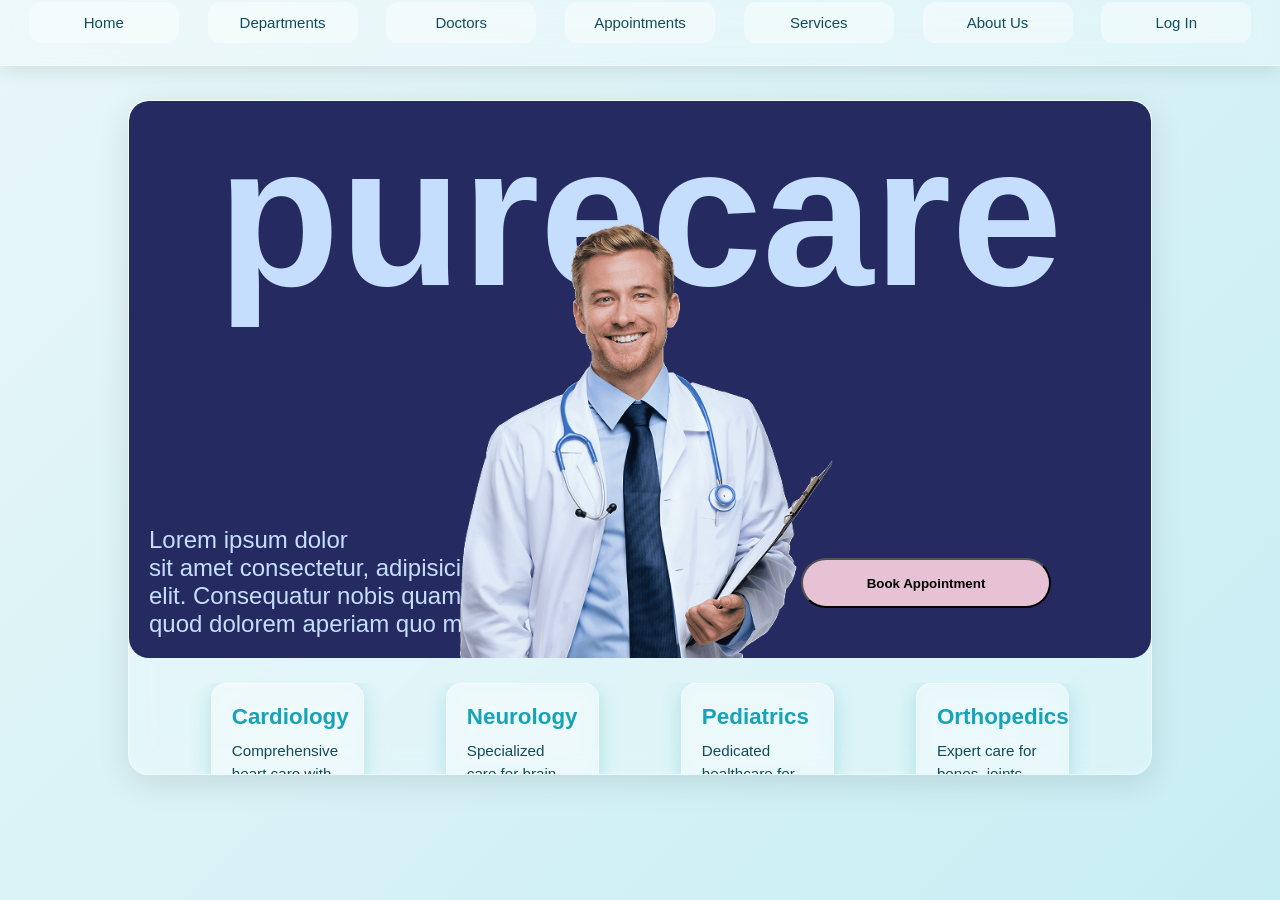
<file: index.html>
<!doctype html>
<html lang="en">

<head>
  <meta charset="UTF-8" />
  <meta name="viewport" content="width=device-width, initial-scale=1.0" />
  <title>Hospital Home</title>
  <link rel="stylesheet" href="home.css" />
  <link rel="stylesheet" href="navBar.css" />
  <link rel="stylesheet" href="loader.css" />
  <script>
window.addEventListener("load", function () {
    const loader = document.querySelector(".wrapper");

    loader.style.opacity = "0";

    setTimeout(() => {
        loader.style.display = "none";
    }, 500);
});
</script>
</head>
<body>
   
<div class="wrapper">
    <div class="blockcont">
        <div class="block"></div>
        <div class="block"></div>
        <div class="block"></div>
        <div class="block"></div>
        <div class="block"></div>
        <div class="block"></div>
        <div class="block"></div>
        <div class="block"></div>
        <div class="block"></div>
        <div class="block"></div>
        <div class="block"></div>
        <div class="block"></div>
        <div class="block"></div>
        <div class="block"></div>
        <div class="block"></div>
        <div class="block"></div>
        <div class="block"></div>
        <div class="block"></div>
        <div class="block"></div>
        <div class="block"></div>
        <div class="block"></div>
        <div class="block"></div>
        <div class="block"></div>
        <div class="block"></div>
        <div class="block"></div>
        <div class="block"></div>
        <div class="block"></div>
        <div class="block"></div>
        <div class="block"></div>
        <div class="block"></div>
    </div>
</div>

  <!-- Navbar -->
  <div class="sidebar">
    <a href="index.html"><button class="nav-btn">Home</button></a>
    <a href="rana.html"><button class="nav-btn">Departments</button></a>
    <a href="doc.html"><button class="nav-btn">Doctors</button></a>
    <a href="Hospital appointments.html"><button class="nav-btn">Appointments</button></a>
    <a href="serv.html"><button class="nav-btn">Services</button></a>
    <a href="about us index.html"><button class="nav-btn">About Us</button></a>
    <a href="log.html" id="login-link"><button class="nav-btn" id="login-btn">Log In</button></a>
    <a href="#" id="logout-link" style="display:none;"><button class="nav-btn" id="logout-btn">Log Out</button></a>
  </div>

  <!-- Main Content -->

  <div class="window">

    <!-- first section -->

    <div class="section home1">
      <div class="parent">
        <h1>purecare</h1>
        <p>Lorem ipsum dolor <br>
          sit amet consectetur, adipisicing <br>
          elit. Consequatur nobis quam veniam <br>
          quod dolorem aperiam quo maiores</p>
        <img src="pngwing 1.png" alt="home doctor">
        <a href="Hospital appointments.html"><button>Book Appointment</button></a>
      </div>
    </div>

    <!-- second section -->

    <div class="section home2">
      <div class="section home2">
        <div class="card">
          <h2>Cardiology</h2>
          <p>Comprehensive heart care with advanced diagnostics, preventive screenings, and expert treatment for
            cardiovascular conditions to keep your heart strong and healthy.</p>
        </div>

        <div class="card">
          <h2>Neurology</h2>
          <p>Specialized care for brain and nervous system disorders, offering accurate diagnosis and innovative
            treatments for conditions like stroke, epilepsy, and migraines.</p>
        </div>

        <div class="card">
          <h2>Pediatrics</h2>
          <p>Dedicated healthcare for infants, children, and adolescents, ensuring their growth, development, and
            well-being in a safe and friendly environment.</p>
        </div>

        <div class="card">
          <h2>Orthopedics</h2>
          <p>Expert care for bones, joints, and muscles, providing treatments for injuries, arthritis, and mobility
            issues to help you move with confidence again.</p>
        </div>
      </div>
    </div>

    <!-- third section -->

    <div class="section home3">
      <h1>
        our doctors and clinics have earned over <br>
        5,000+ reviews on google!
      </h1>
    </div>

    <!-- fourth section -->

    <div class="section home4">
      <div class="left">
        <img src="map.jpeg" alt="Map">
        <h1>150 pranchises around the world</h1>
      </div>
      <div class="right">
        <div class="top">
          <h1>our slogan</h1>
          <p>Healthy Habits for a happy heart</p>
        </div>
        <div class="bottom">
          <div class="b-left">
            <h1>09</h1>
            <p>years of experience</p>
          </div>
          <div class="b-right">
            <h1>150K</h1>
            <p>happy patients</p>
          </div>
        </div>
      </div>
    </div>
  </div>
  <script src="index.js"></script>
</body>

</html>
</file>
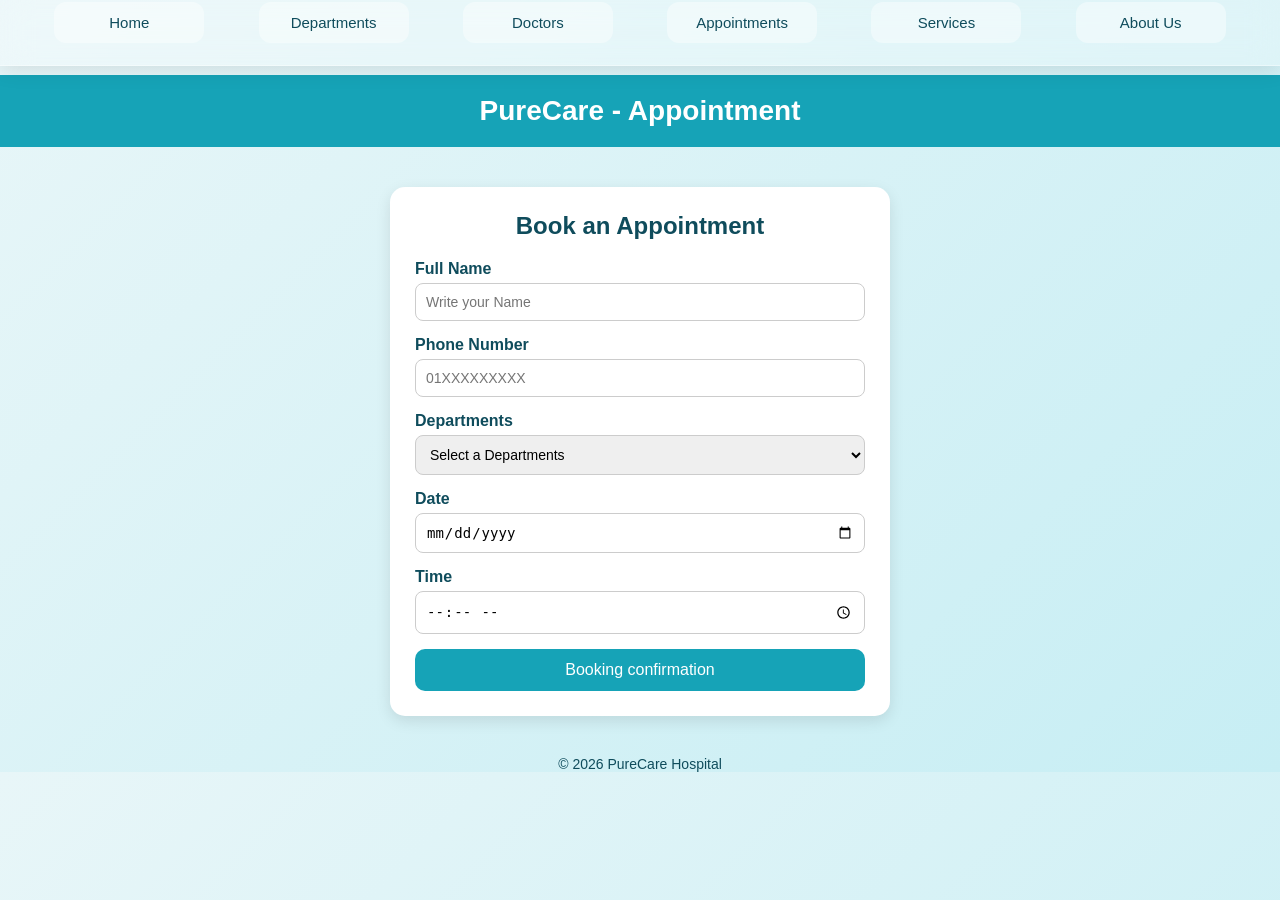
<file: Hospital appointments.html>
<!DOCTYPE html>
<html lang="en">

<head>
    <meta charset="UTF-8">
    <meta name="viewport" content="width=device-width, initial-scale=1.0">
    <title>Hospital Appointment</title>
    <link rel="stylesheet" href="navBar.css">

<link rel="stylesheet" href="loader.css" />
  <script>
window.addEventListener("load", function () {
    const loader = document.querySelector(".wrapper");

    loader.style.opacity = "0";

    setTimeout(() => {
        loader.style.display = "none";
    }, 500);
});
</script>
    <style>
        body {
            margin: 0;
            font-family: Arial, sans-serif;
            background: linear-gradient(135deg, #e8f6f8, #c7eef4);
            color: #0f4c5c;
            padding-top: 75px;
        }

        header {
            background-color: #16A3B7;
            padding: 20px;
            text-align: center;
            color: white;
            font-size: 28px;
            font-weight: bold;
        }

        .container {
            width: 90%;
            max-width: 500px;
            margin: 40px auto;
            background: white;
            padding: 25px;
            border-radius: 15px;
            box-shadow: 0 5px 15px rgba(0, 0, 0, 0.1);
        }

        h2 {
            text-align: center;
            margin-bottom: 20px;
        }

        label {
            display: block;
            margin-bottom: 5px;
            font-weight: bold;
        }

        input,
        select {
            width: 100%;
            padding: 10px;
            margin-bottom: 15px;
            border: 1px solid #ccc;
            border-radius: 8px;
            font-size: 14px;
        }

        button {
            width: 100%;
            padding: 12px;
            background-color: #16A3B7;
            color: white;
            border: none;
            border-radius: 10px;
            font-size: 16px;
            cursor: pointer;
            transition: 0.3s;
        }

        button:hover {
            background-color: #138a9b;
        }

        footer {
            text-align: center;
            margin-top: 20px;
            font-size: 14px;
        }
    </style>
</head>
<body>
   
<div class="wrapper">
    <div class="blockcont">
        <div class="block"></div>
        <div class="block"></div>
        <div class="block"></div>
        <div class="block"></div>
        <div class="block"></div>
        <div class="block"></div>
        <div class="block"></div>
        <div class="block"></div>
        <div class="block"></div>
        <div class="block"></div>
        <div class="block"></div>
        <div class="block"></div>
        <div class="block"></div>
        <div class="block"></div>
        <div class="block"></div>
        <div class="block"></div>
        <div class="block"></div>
        <div class="block"></div>
        <div class="block"></div>
        <div class="block"></div>
        <div class="block"></div>
        <div class="block"></div>
        <div class="block"></div>
        <div class="block"></div>
        <div class="block"></div>
        <div class="block"></div>
        <div class="block"></div>
        <div class="block"></div>
        <div class="block"></div>
        <div class="block"></div>
    </div>
</div>

      <!-- Navbar -->
  <div class="sidebar">
    <a href="index.html"><button class="nav-btn">Home</button></a>
    <a href="rana.html"><button class="nav-btn">Departments</button></a>
    <a href="doc.html"><button class="nav-btn">Doctors</button></a>
    <a href="Hospital appointments.html"><button class="nav-btn">Appointments</button></a>
    <a href="serv.html"><button class="nav-btn">Services</button></a>
    <a href="about us index.html"><button class="nav-btn">About Us</button></a>
  </div>

    <header>
        PureCare - Appointment
    </header>

    <div class="container">
        <h2>Book an Appointment</h2>

        <form>
            <label>Full Name</label>
            <input type="text" placeholder="Write your Name">

            <label>Phone Number</label>
            <input type="tel" placeholder="01XXXXXXXXX">

            <label>Departments</label>
            <select>
                <option>Select a Departments</option>
                <option>Cardiology</option>
                <option>Pediatrics</option>
                <option>Orthopedics</option>
                <option>Internal Medicine</option>
                <option>Dermatology</option>
                <option>Ophthalmology</option>
                <option>Emergency</option>
            </select>

            <label>Date</label>
            <input type="date">

            <label>Time</label>
            <input type="time">

            <button type="submit">Booking confirmation</button>
        </form>
    </div>

    <footer>
        © 2026 PureCare Hospital
    </footer>

</body>

</html>
</file>
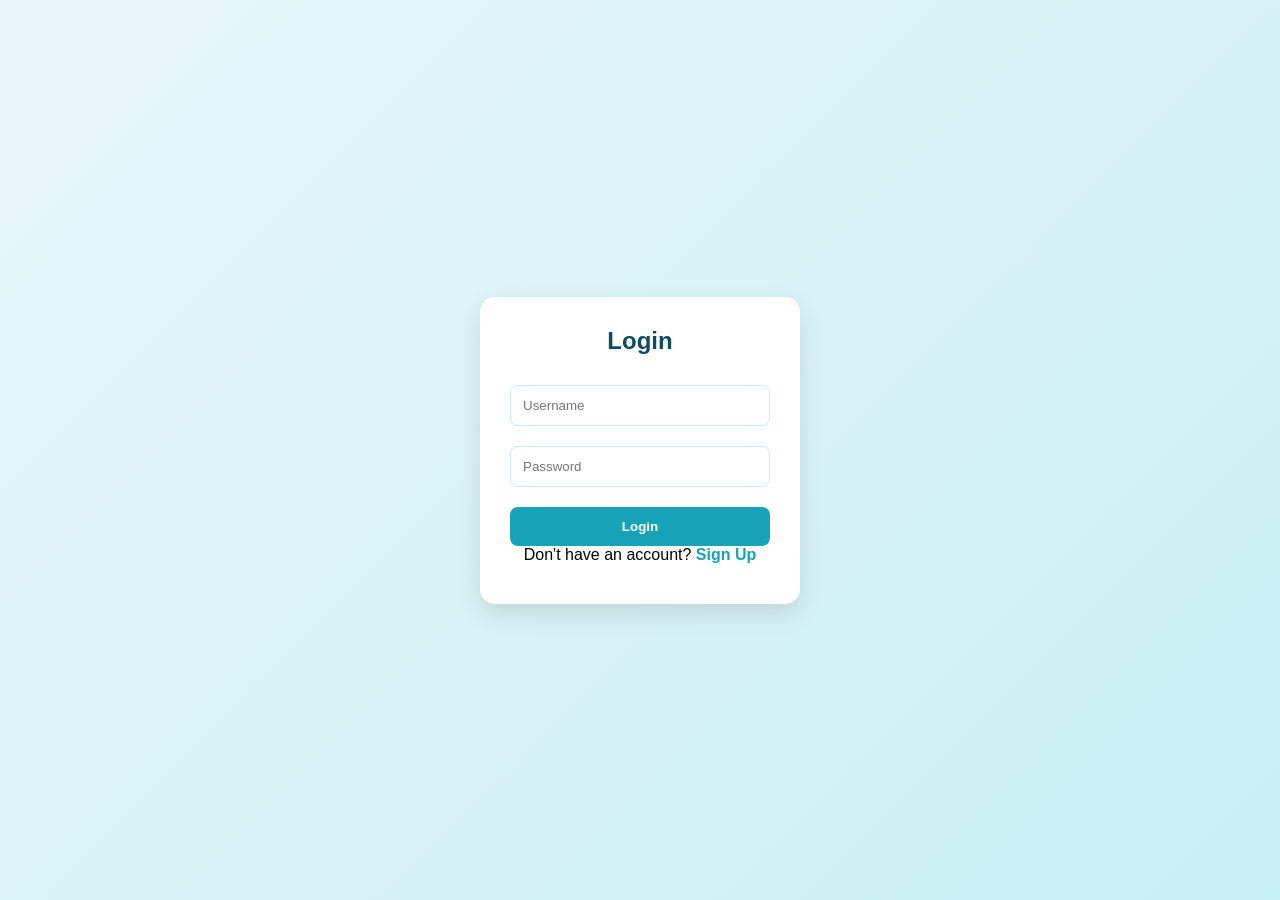
<file: log.html>
<!DOCTYPE html>
<html lang="en">
<head>
    <meta charset="UTF-8">
    <meta name="viewport" content="width=device-width, initial-scale=1.0">
    <title>Login</title>

    <link rel="stylesheet" href="style.css">
    <link rel="stylesheet" href="loader.css" />
  <script>
window.addEventListener("load", function () {
    const loader = document.querySelector(".wrapper");

    loader.style.opacity = "0";

    setTimeout(() => {
        loader.style.display = "none";
    }, 500);
});
</script>
</head>
<body>
   
<div class="wrapper">
    <div class="blockcont">
        <div class="block"></div>
        <div class="block"></div>
        <div class="block"></div>
        <div class="block"></div>
        <div class="block"></div>
        <div class="block"></div>
        <div class="block"></div>
        <div class="block"></div>
        <div class="block"></div>
        <div class="block"></div>
        <div class="block"></div>
        <div class="block"></div>
        <div class="block"></div>
        <div class="block"></div>
        <div class="block"></div>
        <div class="block"></div>
        <div class="block"></div>
        <div class="block"></div>
        <div class="block"></div>
        <div class="block"></div>
        <div class="block"></div>
        <div class="block"></div>
        <div class="block"></div>
        <div class="block"></div>
        <div class="block"></div>
        <div class="block"></div>
        <div class="block"></div>
        <div class="block"></div>
        <div class="block"></div>
        <div class="block"></div>
    </div>
</div>

    <form class="login-container" onsubmit="login(event)">

        <h2>Login</h2>

        <input type="text" id="username" placeholder="Username" required>

        <input type="password" id="password" placeholder="Password" required>

        <button type="submit">Login</button>

        <p>
            Don't have an account?
            <a href="sign.html">Sign Up</a>
        </p>

        <p id="error"></p>

    </form>

    <script src="script.js"></script>

</body>
</html>
</file>
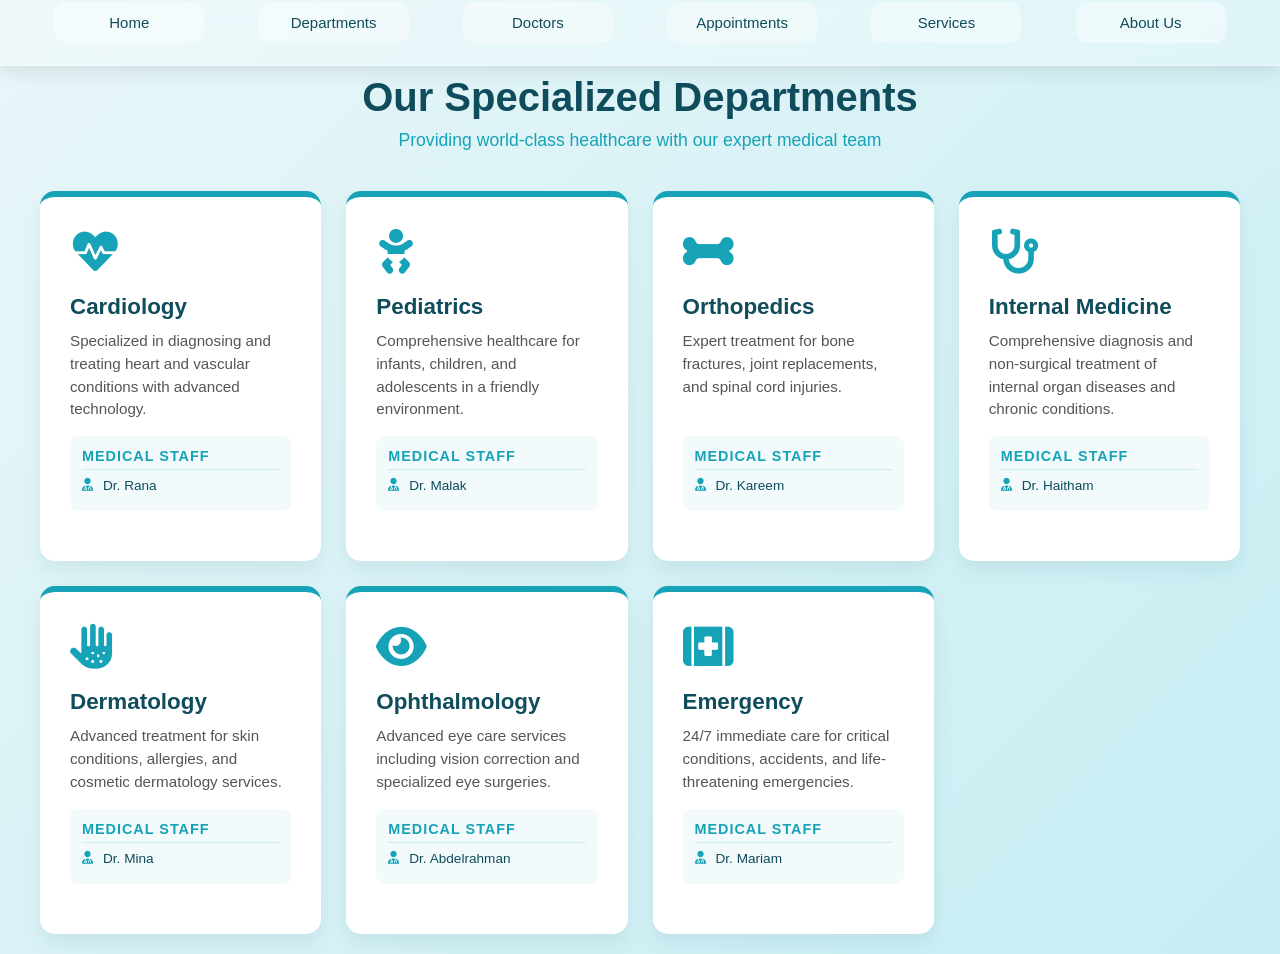
<file: rana.html>
<!DOCTYPE html>
<html lang="en">
<head>
    <meta charset="UTF-8">
    <meta name="viewport" content="width=device-width, initial-scale=1.0">
    <title>Hospital Departments</title>
    <link rel="stylesheet" href="rana.css">
    <link rel="stylesheet" href="navBar.css">
    <link rel="stylesheet" href="https://cdnjs.cloudflare.com/ajax/libs/font-awesome/6.0.0/css/all.min.css">
    <link rel="stylesheet" href="loader.css" />
  <script>
window.addEventListener("load", function () {
    const loader = document.querySelector(".wrapper");

    loader.style.opacity = "0";

    setTimeout(() => {
        loader.style.display = "none";
    }, 500);
});
</script>
</head>
<body>
   
<div class="wrapper">
    <div class="blockcont">
        <div class="block"></div>
        <div class="block"></div>
        <div class="block"></div>
        <div class="block"></div>
        <div class="block"></div>
        <div class="block"></div>
        <div class="block"></div>
        <div class="block"></div>
        <div class="block"></div>
        <div class="block"></div>
        <div class="block"></div>
        <div class="block"></div>
        <div class="block"></div>
        <div class="block"></div>
        <div class="block"></div>
        <div class="block"></div>
        <div class="block"></div>
        <div class="block"></div>
        <div class="block"></div>
        <div class="block"></div>
        <div class="block"></div>
        <div class="block"></div>
        <div class="block"></div>
        <div class="block"></div>
        <div class="block"></div>
        <div class="block"></div>
        <div class="block"></div>
        <div class="block"></div>
        <div class="block"></div>
        <div class="block"></div>
    </div>
</div>

  <div class="sidebar">
    <a href="index.html"><button class="nav-btn">Home</button></a>
    <a href="rana.html"><button class="nav-btn">Departments</button></a>
    <a href="doc.html"><button class="nav-btn">Doctors</button></a>
    <a href="Hospital appointments.html"><button class="nav-btn">Appointments</button></a>
    <a href="serv.html"><button class="nav-btn">Services</button></a>
    <a href="about us index.html"><button class="nav-btn">About Us</button></a>
  </div>

    <header>
        <h1>Our Specialized Departments</h1>
        <p>Providing world-class healthcare with our expert medical team</p>
    </header>

    <main>
        <div class="dept-container" id="dept-list">
            </div>
    </main>

    <script src="rana.js"></script>
</body>
</html>
</file>
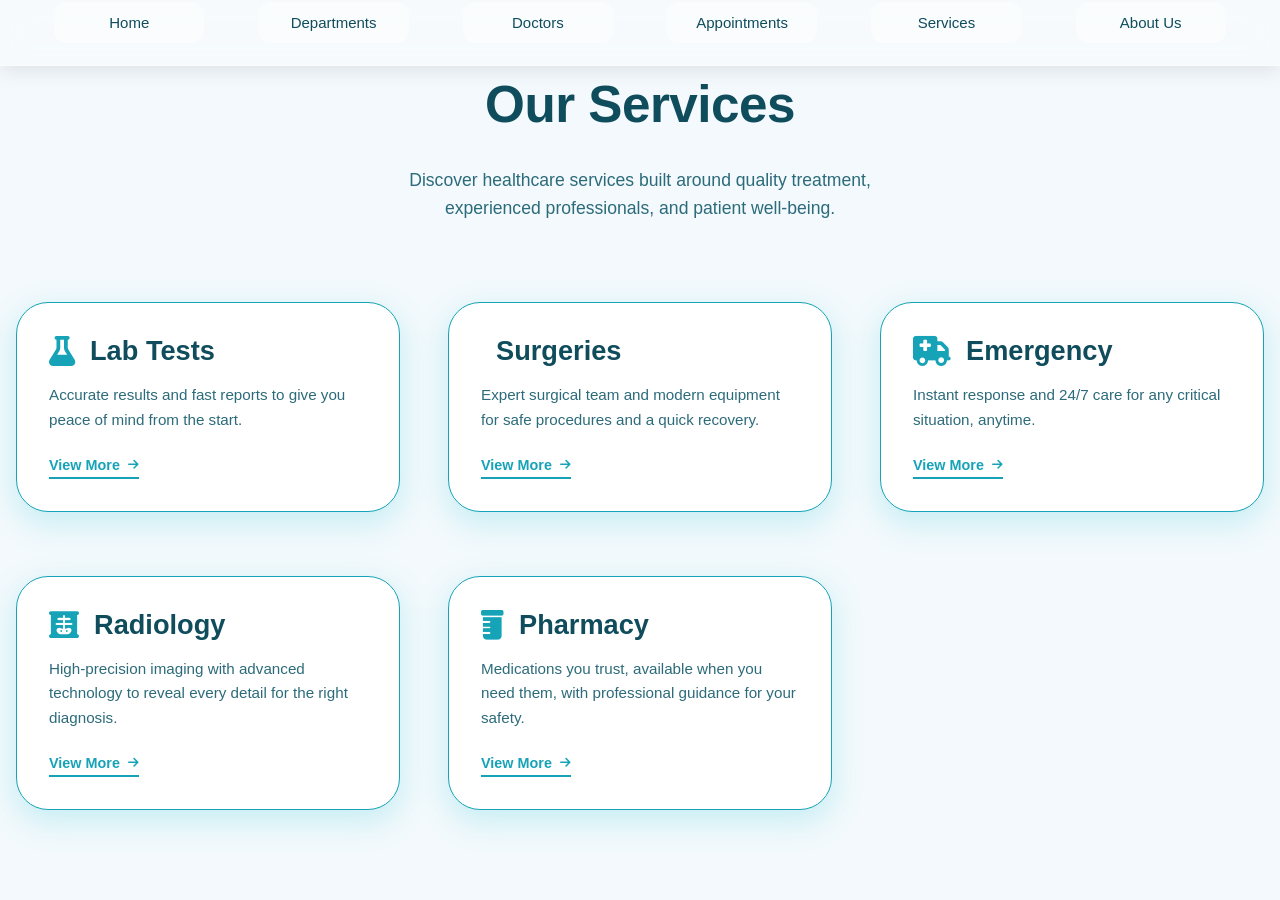
<file: serv.html>
<!DOCTYPE html>
<html lang="en">

<head>
    <meta charset="UTF-8">
    <meta name="viewport" content="width=device-width, initial-scale=1.0">
    <link rel="stylesheet" href="https://cdnjs.cloudflare.com/ajax/libs/font-awesome/6.5.2/css/all.min.css">
    <link rel="stylesheet" href="navBar.css">
    <title>services</title>
    <style>
        * {
            padding: 0;
            margin: 0;
            box-sizing: border-box;
        }

        body {
            font-family: Arial, Helvetica, sans-serif;
            background-color: #f3f9fc;
            padding-top: 75px;
        }

        .services-section {
            padding: 5;
            width: 100%;
        }

        .container {
            max-width: 1300px;
            margin: 0 auto;
            width: 100%;
            padding: 0 1rem;
        }

        .title {
            text-align: center;
            margin-bottom: 5rem;
        }

        .title h1 {
            font-size: 3.2rem;
            font-weight: 700;
            color: #0f4c5c;
            letter-spacing: -0.5px;
            margin-bottom: 2rem;
        }

        .title p {
            font-size: 1.1rem;
            color: #2c6b7a;
            max-width: 850px;
            margin: 0 auto;
            line-height: 1.6;
            font-weight: 400;
        }

        .services-grid {
            display: grid;
            grid-template-columns: repeat(auto-fit, minmax(320px, 1fr));
            gap: 4rem 3rem;
            margin-top: 5rem;
        }

        .service-card {
            background: white;
            border-radius: 32px;
            padding: 2rem 2rem;
            transition: all 0.5ease;
            box-shadow: 0 10px 30px 2px #c7eef4;
            border: 1px solid #16A3B7;
            text-align: left;
        }

        .service-card:hover {
            transform: translateY(-6px);
            box-shadow: 0 20px 35px -12px #c7eef4;
            border-color: #16A3B7;
        }

        .service-title {
            display: flex;
            align-items: center;
            gap: 15px;
            margin-bottom: 1rem;
        }

        .service-title i {
            font-size: 30px;
            color: #16A3B7;
        }

        .service-title h3 {
            font-size: 1.7rem;
            font-weight: 700;
            color: #0f4c5c;
            margin: 0;
        }

        .service-card p {
            color: #2c6b7a;
            line-height: 1.6;
            font-size: 0.95rem;
            margin: 1rem 0 1.5rem 0;
        }

        .view-more {
            display: inline-flex;
            align-items: center;
            gap: 8px;
            color: #16A3B7;
            font-weight: 600;
            font-size: 0.9rem;
            text-decoration: none;
            border-bottom: 2px solid #16A3B7;
            padding-bottom: 4px;
            transition: 0.2s;
        }

        .view-more i {
            font-size: 0.75rem;
            transition: 0.2s;
        }

        .view-more:hover {
            color: #0f4c5c;
            border-bottom-color: #0f4c5c;
            gap: 12px;
        }

        
    </style>
    <link rel="stylesheet" href="loader.css" />
  <script>
window.addEventListener("load", function () {
    const loader = document.querySelector(".wrapper");

    loader.style.opacity = "0";

    setTimeout(() => {
        loader.style.display = "none";
    }, 500);
});
</script>
</head>
<body>
   
<div class="wrapper">
    <div class="blockcont">
        <div class="block"></div>
        <div class="block"></div>
        <div class="block"></div>
        <div class="block"></div>
        <div class="block"></div>
        <div class="block"></div>
        <div class="block"></div>
        <div class="block"></div>
        <div class="block"></div>
        <div class="block"></div>
        <div class="block"></div>
        <div class="block"></div>
        <div class="block"></div>
        <div class="block"></div>
        <div class="block"></div>
        <div class="block"></div>
        <div class="block"></div>
        <div class="block"></div>
        <div class="block"></div>
        <div class="block"></div>
        <div class="block"></div>
        <div class="block"></div>
        <div class="block"></div>
        <div class="block"></div>
        <div class="block"></div>
        <div class="block"></div>
        <div class="block"></div>
        <div class="block"></div>
        <div class="block"></div>
        <div class="block"></div>
    </div>
</div>


  <div class="sidebar">
    <a href="index.html"><button class="nav-btn">Home</button></a>
    <a href="rana.html"><button class="nav-btn">Departments</button></a>
    <a href="doc.html"><button class="nav-btn">Doctors</button></a>
    <a href="Hospital appointments.html"><button class="nav-btn">Appointments</button></a>
    <a href="serv.html"><button class="nav-btn">Services</button></a>
    <a href="about us index.html"><button class="nav-btn">About Us</button></a>
  </div>

    <section class="services-section">
        <div class="container">
            <div class="title">
                <h1>Our Services</h1>
                <p>
                    Discover healthcare services built around quality treatment,<br>
                     experienced professionals, and patient well-being.
                </p>
            </div>
            <div class="services-grid">

               
                <div class="service-card">
                    <div class="service-title">
                        <i class="fas fa-flask"></i>
                        <h3>Lab Tests</h3>
                    </div>
                    <p>
                        Accurate results and fast reports to give you peace of mind from the start.
                    </p>
                     <a href="#" onclick="window.alert(' Accurate results and fast reports to give you peace of mind from the start.');" class="view-more">
                        View More <i class="fas fa-arrow-right"></i>
                    </a>
                    
                </div>

               
                <div class="service-card">
                    <div class="service-title">
                        <i class="fas fa-scalpel"></i>
                        <h3>Surgeries</h3>
                    </div>
                    <p>
                        Expert surgical team and modern equipment for safe procedures and a quick recovery.
                    </p>
                    <a href="#" onclick="window.alert(' Instant response and 24/7 care for any critical situation, anytime.');" class="view-more">
                        View More <i class="fas fa-arrow-right"></i>
                    </a>
                </div>

                
                <div class="service-card">
                    <div class="service-title">
                        <i class="fas fa-truck-medical"></i>

                        <h3>Emergency</h3>
                    </div>
                    <p>
                        Instant response and 24/7 care for any critical situation, anytime.
                    </p>
                   <a href="#" onclick="window.alert(' Instant response and 24/7 care for any critical situation, anytime.');" class="view-more">
                        View More <i class="fas fa-arrow-right"></i>
                    </a>
                </div>

                
                <div class="service-card">
                    <div class="service-title">
                        <i class="fas fa-x-ray"></i>
                        <h3>Radiology</h3>
                    </div>
                    <p>
                        High-precision imaging with advanced technology to reveal every detail for the right diagnosis.
                    </p>
                    <a href="#" onclick="window.alert('High-precision imaging with advanced technology to reveal every detail for the right diagnosis.');" class="view-more">
                        View More <i class="fas fa-arrow-right"></i>
                    </a>
                </div>

        
                <div class="service-card">
                    <div class="service-title">
                        <i class="fas fa-prescription-bottle"></i>
                        <h3>Pharmacy</h3>
                    </div>
                    <p>
                        Medications you trust, available when you need them, with professional guidance for your safety.
                    </p>
                    <a href="#" onclick="window.alert(' Medications you trust, available when you need them, with professional guidance for your safety.');" class="view-more">
                        View More <i class="fas fa-arrow-right"></i>
                    </a>
                </div>

            </div>
        </div>
    </section>

</body>

</html>
</file>
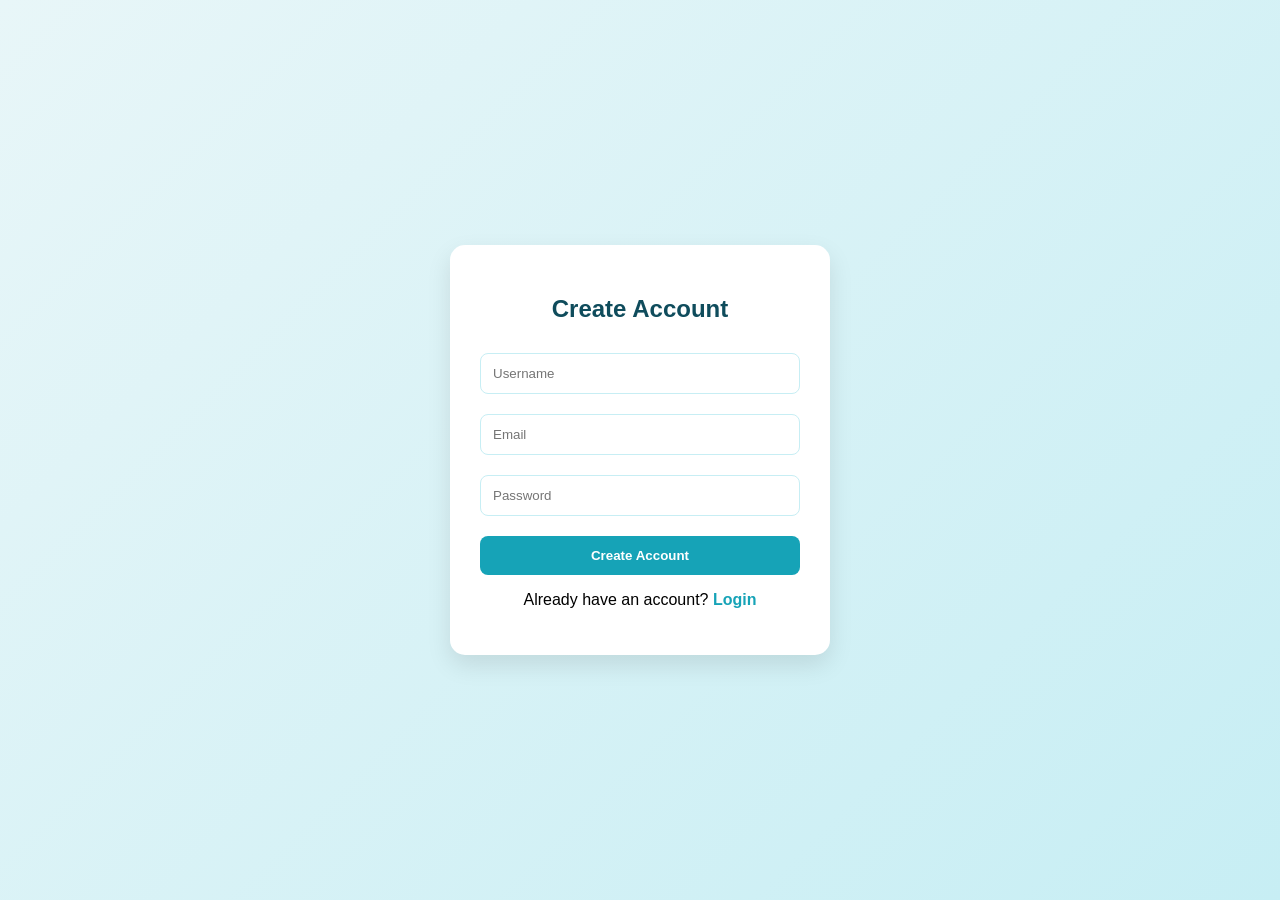
<file: sign.html>
<!DOCTYPE html>
<html lang="en">
<head>
    <meta charset="UTF-8">
    <meta name="viewport" content="width=device-width, initial-scale=1.0">
    <title>Sign Up</title>

    <link rel="stylesheet" href="style.css">
</head>
<body>

    <form class="login-container" onsubmit="signup(event)">

        <h2>Create Account</h2>

        <input type="text" id="signupUsername" placeholder="Username" required>

        <input type="email" id="signupEmail" placeholder="Email" required>

        <input type="password" id="signupPassword" placeholder="Password" required>

        <button type="submit">Create Account</button>

        <p>
            Already have an account?
            <a href="log.html">Login</a>
        </p>

    </form>

    <script src="script.js"></script>

</body>
</html>
</file>
<file: home.css>
body {
  margin: 0;
  font-family: Arial, sans-serif;
  background: linear-gradient(135deg, #e8f6f8, #c7eef4);
  height: 100vh;
  display: flex;
  flex-wrap: wrap;
  justify-content: center;
  align-items: center;
}

:root {
  --bg-color: rgba(255, 255, 255, 0.25);
  --primary-color: #16a3b7;
  --secondary-color: #0f4c5c;
}

.window::-webkit-scrollbar {
  width: 0px;
}

.window {
  position: fixed;
  top: 100px;
  width: 80%;
  height: 75%;
  background: var(--bg-color);
  border: 1px solid rgba(255, 255, 255, 0.4);
  backdrop-filter: blur(15px);
  -webkit-backdrop-filter: blur(15px);
  border-radius: 20px;
  box-shadow:
    0 8px 32px rgba(0, 0, 0, 0.1),
    inset 0 0 10px rgba(255, 255, 255, 0.3);
  display: flex;
  flex-wrap: wrap;
  justify-content: center;
  gap: 25px;
  overflow-x: auto;
}

.section {
  width: 100%;
  border-radius: 20px;
  display: flex;
  overflow: hidden;
}

.home1 {
  width: 100%;
  height: 557px;
  background: #252B61;
  color: #C6DEFD;
}

.parent {
  width: 100%;
  height: 100%;
  position: relative;
}

.parent h1 {
  font-size: 200px;
  text-align: center;
  margin-top: 0px;
}

.parent img {
  height: 80%;
  position: absolute;
  bottom: 0;
  left: 50%;
  transform: translateX(-50%);
  z-index: 6;
}

.parent p {
  font-size: 24px;
  position: absolute;
  bottom: 20px;
  left: 20px;
}

.parent button {
  position: absolute;
  bottom: 50px;
  right: 100px;
  width: 250px;
  height: 50px;
  border-radius: 128px;
  background-color: #E7C2D4;
  font-weight: 700;
}

a {
  text-decoration: none;
}

.home2 {
  width: 100%;
  height: 280px;
  display: flex;
  justify-content: space-evenly;
}

.card {
  width: 15%;
  background: var(--bg-color);
  border: 1px solid rgba(255, 255, 255, 0.5);
  backdrop-filter: blur(12px);
  border-radius: 15px;
  padding: 20px;
  box-shadow: 0 6px 20px rgba(22, 163, 183, 0.25);

}

.card h2 {
  color: #16A3B7;
  margin-bottom: 10px;
  font-size: 1.4rem;
}

.card p {
  color: #0f4c5c;
  font-size: 0.95rem;
  line-height: 1.5;
}

.card:hover {
  box-shadow: 0 15px 40px rgba(0, 0, 0, 0.1);
  background: rgba(255, 255, 255, 0.35);
}

.card:hover h2 {
  text-shadow: 0 0 10px rgba(22, 163, 183, 0.4);
}

.home3 {
  width: 100%;
  height: 277px;
  color: #252B61;
  display: flex;
  justify-content: center;
  align-items: center;
}

.home4 {
  width: 100%;
  height: 400px;
  display: flex;
  justify-content: space-evenly;
  align-items: center;
  border-radius: 10px;
  padding: 20px;
}

.left {
  width: 45%;
  height: 100%;
  background: #F0DA69;
  display: flex;
  flex-direction: column;
  justify-content: center;
  align-items: center;
  border-radius: 20px;
}

.right {
  width: 45%;
  height: 100%;
  display: flex;
  flex-wrap: wrap;
  border-radius: 20px;
}

.left img {
  width: 80%;
  height: 80%;
  object-fit: cover;
  border-radius: 20px;
}

.top {
  width: 100%;
  height: 45%;
  background-color: #2C438A;
  color: #fff;
  display: flex;
  flex-wrap: wrap;
  border-radius: 20px;
  margin-bottom: 20px;
  padding: 0 20px;
}

.top p {
  margin-top: 0%;
  font-size: 40px;
}

.bottom {
  width: 100%;
  height: 45%;
  display: flex;
  justify-content: space-between;
  border-radius: 20px;
  margin-top: 20px;
}

.bottom .b-left {
  width: 45%;
  height: 100%;
  background-color: #A3DAC2;
  color: #252B61;
  display: flex;
  flex-wrap: wrap;
  padding: 0 20px;
  border-radius: 20px;
}

.bottom h1 {
  margin-top: 50px;
  font-size: 57px;
  margin-bottom: 0px;
}

.bottom p {
  margin-top: 0px;
  font-size: 22px;
}

.bottom .b-right {
  width: 45%;
  height: 100%;
  background-color: #E6C1D3;
  color: #252B61;
  display: flex;
  flex-wrap: wrap;
  border-radius: 20px;
}

.bottom .b-right h1 {
  margin-top: 50px;
  margin-left: 20px;
  font-size: 57px;
  margin-bottom: 0px;
}

.bottom .b-right p {
  margin-top: 0px;
  margin-left: 20px;
  font-size: 22px;
}
</file>
<file: navBar.css>
:root {
  --bg-color: rgba(255, 255, 255, 0.25);
  --primary-color: #16a3b7;
  --secondary-color: #0f4c5c;
}

/* Sidebar */
.sidebar {
  position: fixed;
  top: 0;
  left: 0;
  width: 100%;
  background: var(--bg-color);
  backdrop-filter: blur(15px);
  border-bottom: 1px solid rgba(255, 255, 255, 0.4);
  box-shadow: 0 4px 20px rgba(0, 0, 0, 0.1);
  display: flex;
  justify-content: space-evenly;
  align-items: center;
}
/* Buttons */
.nav-btn {
  width: 150px;
  margin: 12px 0;
  padding: 12px;
  background: rgba(255, 255, 255, 0.4);
  border: none;
  border-radius: 12px;
  color: var(--secondary-color);
  font-size: 15px;
  font-weight: 500;
  cursor: pointer;
  transform: translateY(-10px);
  transition: 0.3s;
}
/* Hover على الأزرار */
.nav-btn:hover {
  background: var(--primary-color);
  color: white;
  transform: translateY(3px);
}
/* Content */
.content {
  padding: 40px;
  color: var(--secondary-color);
}
</file>
<file: loader.css>
* {
  padding: 0;
  margin: 0;
  box-sizing: border-box;
}

.wrapper {
  position: relative;
  background: #fff;
  width: 100%;
  height: 100vh;
  overflow: hidden;
  z-index: 999999;
}

.blockcont {
  position: relative;
  top: 50%;
  width: 100%;
}

.block {
  background: #ff0000;
  width: 10px;
  height: 10px;
  position: absolute;
  float: left;
  border-radius: 5px;
  transition: all 2s;
  animation: ecg 5s linear infinite;
}

.block:nth-child(1) {
  animation-delay: 232ms;
}

.block:nth-child(2) {
  animation-delay: 224ms;
}

.block:nth-child(3) {
  animation-delay: 216ms;
}

.block:nth-child(4) {
  animation-delay: 208ms;
}

.block:nth-child(5) {
  animation-delay: 200ms;
}

.block:nth-child(6) {
  animation-delay: 192ms;
}

.block:nth-child(7) {
  animation-delay: 184ms;
}

.block:nth-child(8) {
  animation-delay: 176ms;
}

.block:nth-child(9) {
  animation-delay: 168ms;
}

.block:nth-child(10) {
  animation-delay: 160ms;
}

.block:nth-child(11) {
  animation-delay: 152ms;
}

.block:nth-child(12) {
  animation-delay: 144ms;
}

.block:nth-child(13) {
  animation-delay: 136ms;
}

.block:nth-child(14) {
  animation-delay: 128ms;
}

.block:nth-child(15) {
  animation-delay: 120ms;
}

.block:nth-child(16) {
  animation-delay: 112ms;
}

.block:nth-child(17) {
  animation-delay: 104ms;
}

.block:nth-child(18) {
  animation-delay: 96ms;
}

.block:nth-child(19) {
  animation-delay: 88ms;
}

.block:nth-child(20) {
  animation-delay: 80ms;
}

.block:nth-child(21) {
  animation-delay: 72ms;
}

.block:nth-child(22) {
  animation-delay: 64ms;
}

.block:nth-child(23) {
  animation-delay: 56ms;
}

.block:nth-child(24) {
  animation-delay: 48ms;
}

.block:nth-child(25) {
  animation-delay: 40ms;
}

.block:nth-child(26) {
  animation-delay: 32ms;
}

.block:nth-child(27) {
  animation-delay: 24ms;
}

.block:nth-child(28) {
  animation-delay: 16ms;
}

.block:nth-child(29) {
  animation-delay: 8ms;
}

.block:nth-child(30) {
}

@keyframes ecg {
  0% {
    left: 0;
  }

  25% {
    left: 25%;
    transform: translate(0,0);
  }

  50% {
    left: 50%;
    transform: translate(0,0);
  }

  26%,51%,76% {
    transform: translate(0,-30px);
  }

  27%,52%,77% {
    transform: translate(0,0);
  }

  28%,53%,78% {
    transform: translate(0,30px);
  }

  29%,54%,79% {
    transform: translate(0,0);
  }

  30%,55%,80% {
    transform: translate(0,10px);
  }

  31%,56%,81% {
    transform: translate(0,0);
  }

  75% {
    left: 75%;
    transform:translate(0,0);
  }

  100% {
    left: 100%;
  }
}
</file>
<file: style.css>
body {
    background: linear-gradient(135deg, #e8f6f8, #c7eef4);
    font-family: Arial, sans-serif;

    display: flex;
    justify-content: center;
    align-items: center;

    height: 100vh;
    margin: 0;
}

/* LOGIN + SIGNUP BOX */
.login-container,
.home-container {
    background: white;
    padding: 30px;
    border-radius: 15px;
    width: 320px;
    text-align: center;
    box-shadow: 0 10px 25px rgba(0,0,0,0.1);
}

h1, h2 {
    color: #0f4c5c;
    margin-bottom: 20px;
}

/* INPUTS */
input {
    width: 100%;
    padding: 12px;
    margin: 10px 0;

    border: 1px solid #c7eef4;
    border-radius: 8px;

    outline: none;

    transition: 0.3s;
    color: #0f4c5c;

    box-sizing: border-box;
}

input:focus {
    border-color: #16A3B7;
    box-shadow: 0 0 8px rgba(22,163,183,0.3);
}

/* BUTTON */
button {
    width: 100%;
    padding: 12px;

    background: #16A3B7;
    color: white;

    border: none;
    border-radius: 8px;

    cursor: pointer;

    transition: 0.3s;
    font-weight: bold;

    margin-top: 10px;
}

button:hover {
    background: #0f4c5c;
}

/* LINKS */
a {
    color: #16A3B7;
    text-decoration: none;
    font-weight: bold;
}

a:hover {
    text-decoration: underline;
}

/* ERROR MESSAGE */
#error {
    color: red;
    margin-top: 10px;
    font-size: 14px;
}
</file>
<file: rana.css>
/* General Styles */
body {
    background: linear-gradient(135deg, #e8f6f8, #c7eef4);
    color: #0f4c5c;
    font-family: 'Segoe UI', Arial, sans-serif;
    margin: 0;
    padding: 20px;
    min-height: 100vh;
    padding-top: 75px;
}

header {
    text-align: center;
    margin-bottom: 40px;
}

header h1 {
    font-size: 2.5rem;
    color: #0f4c5c;
    margin-bottom: 10px;
}

header p {
    font-size: 1.1rem;
    color: #16A3B7;
}

/* Grid Layout */
.dept-container {
    display: grid;
    grid-template-columns: repeat(auto-fit, minmax(280px, 1fr));
    gap: 25px;
    max-width: 1200px;
    margin: 0 auto;
}

/* Card Styling */
.dept-card {
    background: white;
    border-top: 6px solid #16A3B7;
    border-radius: 15px;
    padding: 30px;
    text-align: left; /* Left alignment for English */
    box-shadow: 0 10px 20px rgba(15, 76, 92, 0.08);
    transition: all 0.3s ease;
    display: flex;
    flex-direction: column;
}

.dept-card:hover {
    transform: translateY(-10px);
    box-shadow: 0 15px 30px rgba(22, 163, 183, 0.2);
}

.dept-card .icon {
    font-size: 45px;
    color: #16A3B7;
    margin-bottom: 15px;
}

.dept-card h3 {
    font-size: 1.4rem;
    margin-bottom: 10px;
    color: #0f4c5c;
}

.dept-card p {
    font-size: 0.95rem;
    line-height: 1.5;
    color: #555;
    margin-bottom: 15px;
    flex-grow: 1;
}

/* Doctors Section */
.doctors-section {
    background-color: rgba(22, 163, 183, 0.05);
    padding: 12px;
    border-radius: 8px;
    margin-bottom: 20px;
}

.doctors-section h4 {
    font-size: 0.9rem;
    color: #16A3B7;
    margin: 0 0 8px 0;
    text-transform: uppercase;
    letter-spacing: 1px;
    border-bottom: 1px solid #c7eef4;
    padding-bottom: 5px;
}

.doctors-list {
    list-style: none;
    padding: 0;
    margin: 0;
}

.doctors-list li {
    font-size: 0.85rem;
    color: #0f4c5c;
    margin-bottom: 6px;
    display: flex;
    align-items: center;
    gap: 10px;
}

.doctors-list li i {
    font-size: 0.8rem;
    color: #16A3B7;
}

/* Button */
.btn-details {
    background-color: #16A3B7;
    color: white;
    border: none;
    padding: 12px;
    border-radius: 8px;
    cursor: pointer;
    font-weight: bold;
    transition: background 0.3s ease;
    width: 100%;
}

.btn-details:hover {
    background-color: #0f4c5c;
}
</file>
